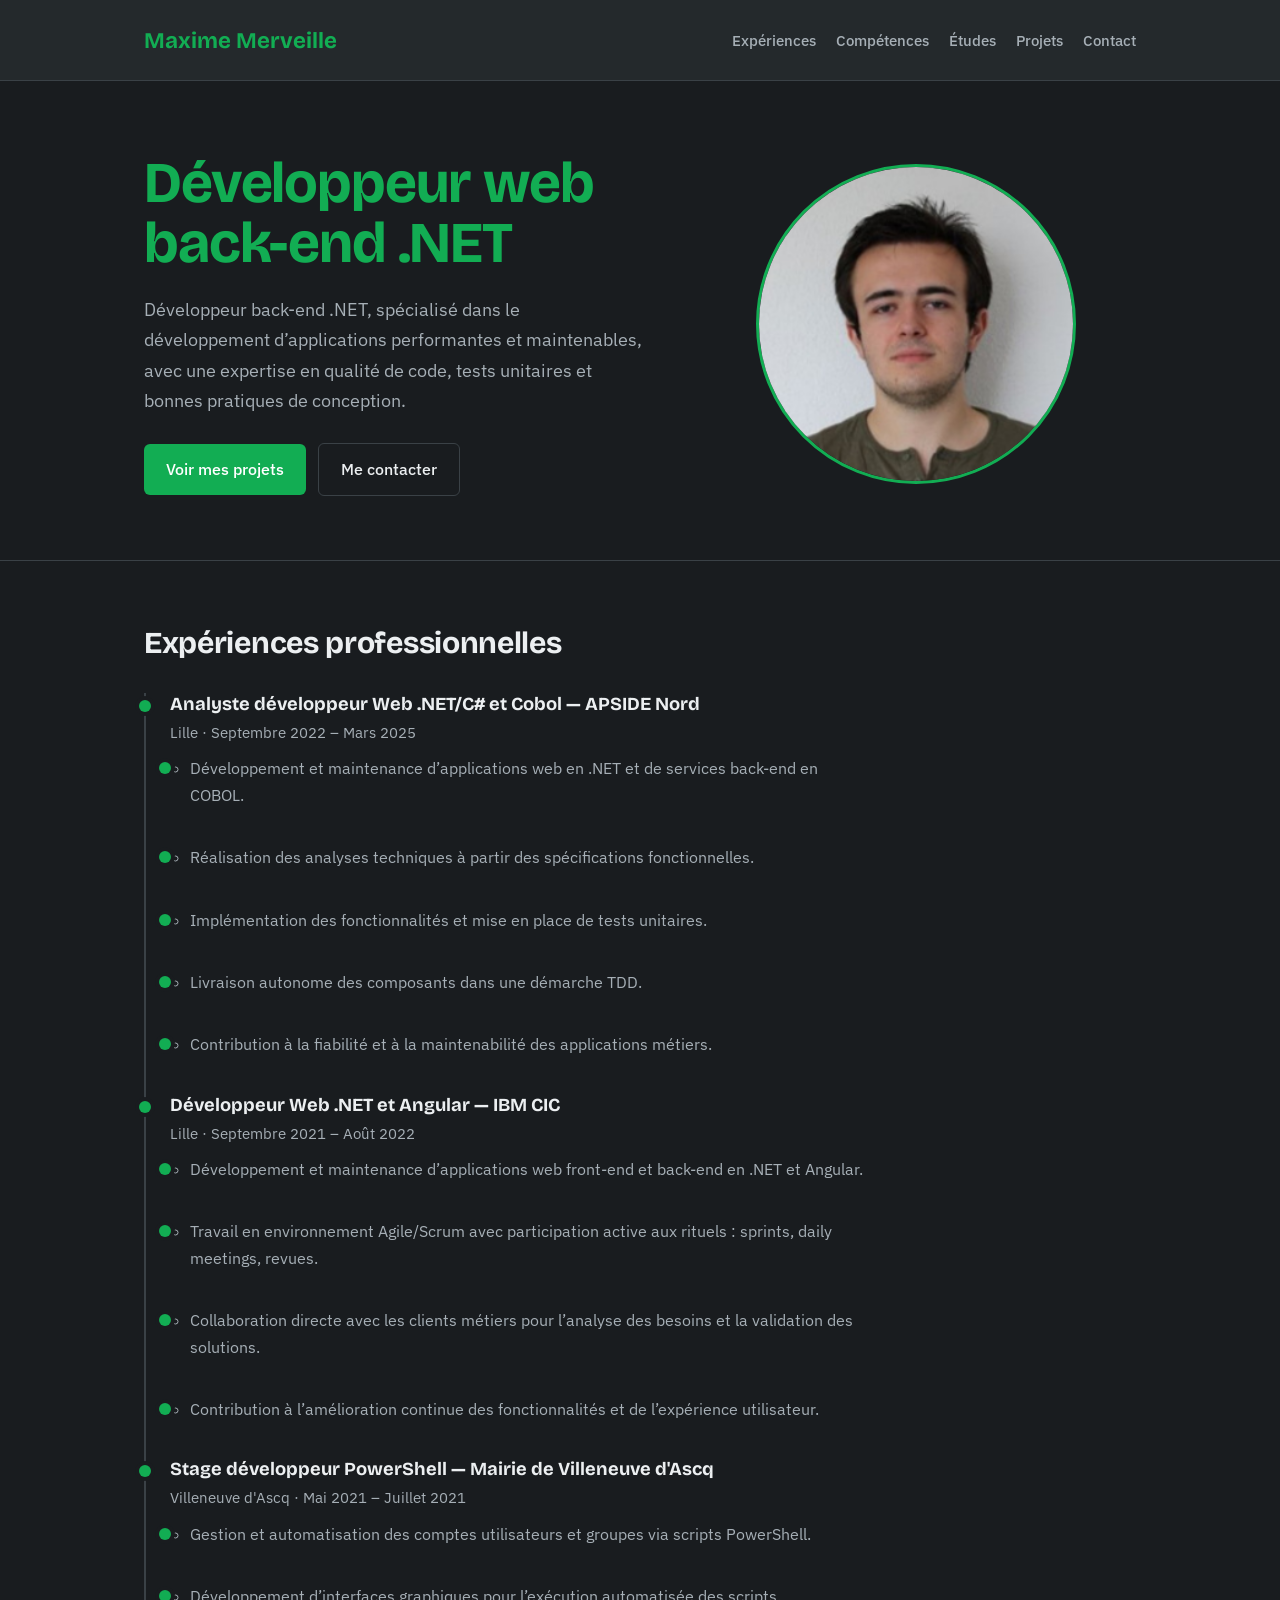
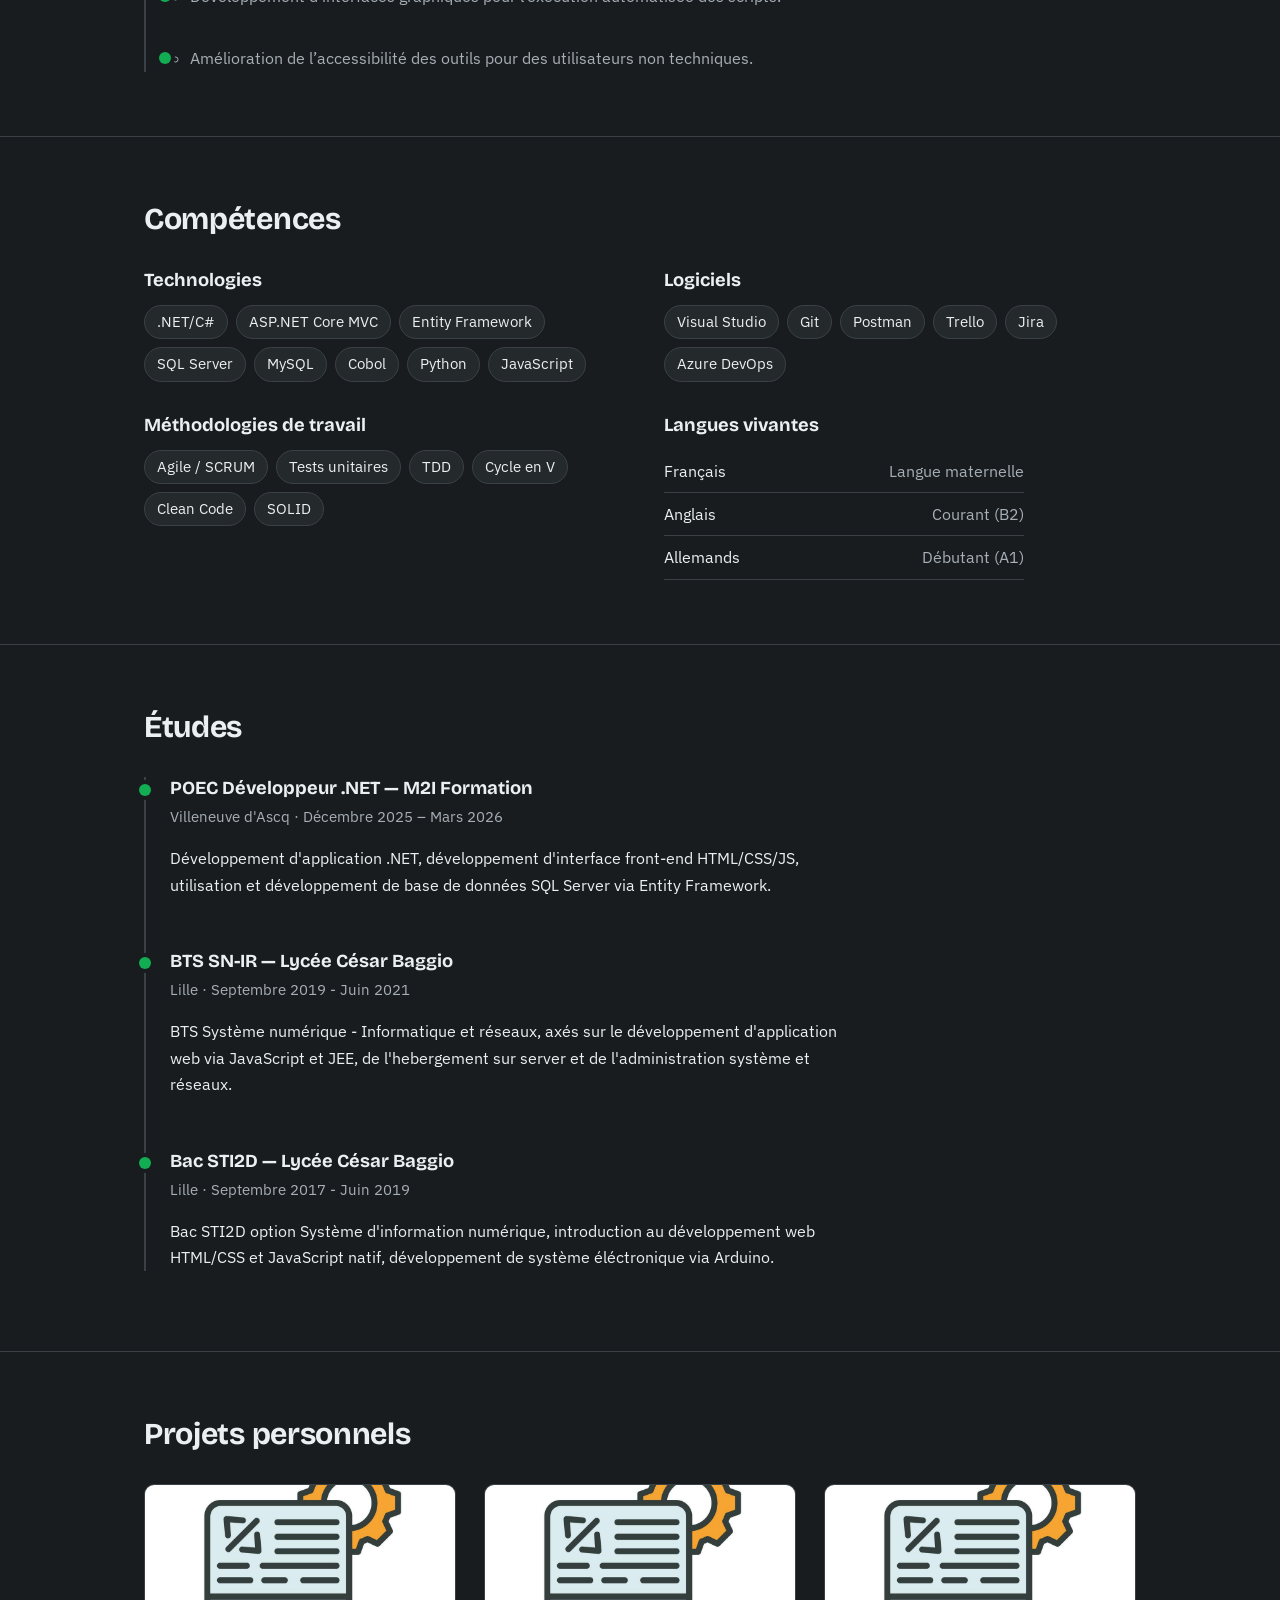
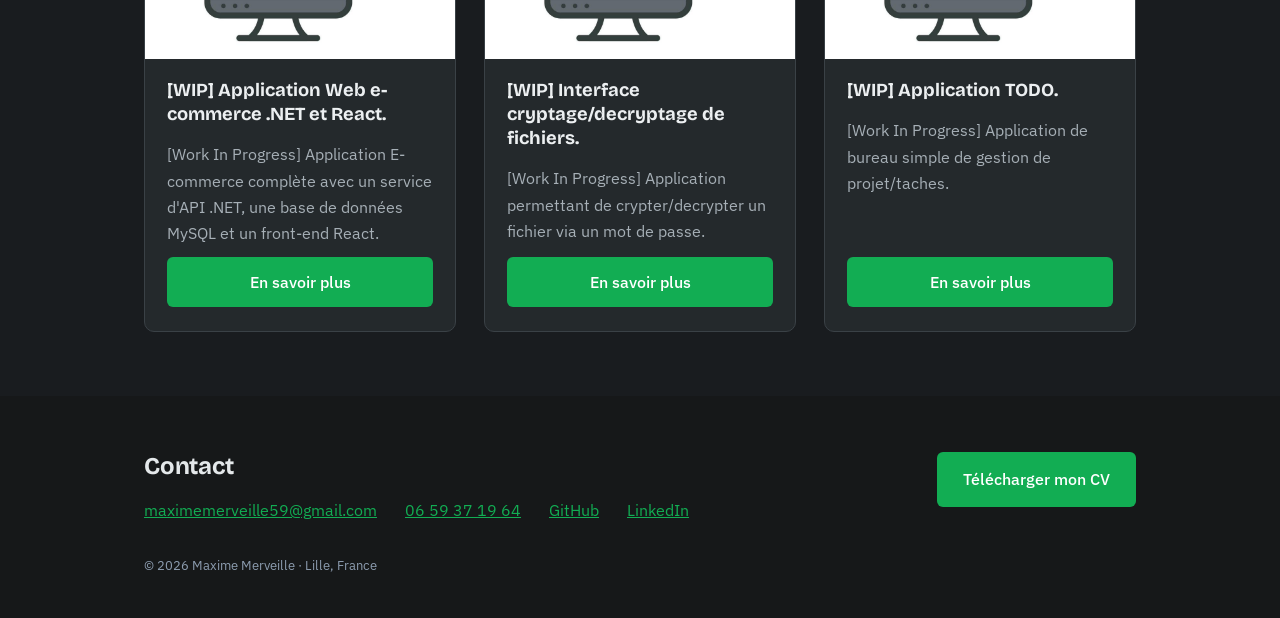
<file: index.html>
<!DOCTYPE html>
<html lang="fr">
    
    <head>
        <meta charset="utf-8">
        <meta name="viewport" content="width=device-width, initial-scale=1, viewport-fit=cover">
        <title>Portfolio – Développeur web back-end .NET</title>
        <link rel="preconnect" href="https://fonts.googleapis.com">
        <link rel="stylesheet" href="https://fonts.googleapis.com/css2?family=Bricolage+Grotesque:wght@500;700&family=IBM+Plex+Sans:wght@400;500&family=IBM+Plex+Mono:wght@400&display=swap">
        <link rel="stylesheet" href="style.css">

    </head>
    <body>

        <header class="site">
            <div class="wrap">
                <a class="brand" href="#accueil">Maxime Merveille</a>
                <nav aria-label="Navigation principale">
                    <ul>
                        <li><a href="#experiences">Expériences</a></li>
                        <li><a href="#competences">Compétences</a></li>
                        <li><a href="#etudes">Études</a></li>
                        <li><a href="#projets">Projets</a></li>
                        <li><a href="#contact">Contact</a></li>
                    </ul>
                </nav>
            </div>
        </header>

        <main id="accueil">
            <section class="hero">
                <div class="wrap">
                    <div>
                        <h1>Développeur web back-end .NET</h1>
                        <p>Développeur back-end .NET, spécialisé dans le développement
                            d’applications performantes et maintenables, avec une expertise en
                            qualité de code, tests unitaires et bonnes pratiques de conception.</p>
                        <a class="btn" href="#projets">Voir mes projets</a>
                        <a class="btn ghost" href="#contact">Me contacter</a>
                    </div>
                    <img class="portrait" alt="Photo profil Maxime Merveil" src="Images/ProfilePictureMM.png">
                </div>
            </section>

            <section class="block" id="experiences">
                <div class="wrap">
                    <h2>Expériences professionnelles</h2>
                    <ol class="timeline">
                        <li>
                            <h3>Analyste développeur Web .NET/C# et Cobol — APSIDE Nord</h3>
                            <p class="meta">Lille · Septembre 2022 – Mars 2025</p>
                            <ul>
                                <li>Développement et maintenance d’applications web en .NET et de services back-end en COBOL.</li>
                                <li>Réalisation des analyses techniques à partir des spécifications fonctionnelles.</li>
                                <li>Implémentation des fonctionnalités et mise en place de tests unitaires.</li>
                                <li>Livraison autonome des composants dans une démarche TDD.</li>
                                <li>Contribution à la fiabilité et à la maintenabilité des applications métiers.</li>
                            </ul>
                        </li>
                        <li>
                            <h3>Développeur Web .NET et Angular — IBM CIC</h3>
                            <p class="meta">Lille · Septembre 2021 – Août 2022</p>
                            <ul>
                                <li>Développement et maintenance d’applications web front-end et back-end en .NET et Angular.</li>
                                <li>Travail en environnement Agile/Scrum avec participation active aux rituels : sprints, daily meetings, revues.</li>
                                <li>Collaboration directe avec les clients métiers pour l’analyse des besoins et la validation des solutions.</li>
                                <li>Contribution à l’amélioration continue des fonctionnalités et de l’expérience utilisateur.</li>
                            </ul>
                        </li>
                        <li>
                            <h3>Stage développeur PowerShell — Mairie de Villeneuve d'Ascq</h3>
                            <p class="meta">Villeneuve d'Ascq · Mai 2021 – Juillet 2021</p>
                            <ul>
                                <li>Gestion et automatisation des comptes utilisateurs et groupes via scripts PowerShell.</li>
                                <li>Développement d’interfaces graphiques pour l’exécution automatisée des scripts.</li>
                                <li>Amélioration de l’accessibilité des outils pour des utilisateurs non techniques.</li>
                            </ul>
                        </li>
                    </ol>
                </div>
            </section>

            <section class="block" id="competences">
                <div class="wrap">
                    <h2>Compétences</h2>
                    <div class="skills">
                        <div>
                            <h3>Technologies</h3>
                            <ul class="tags">
                                <li>.NET/C#</li>
                                <li>ASP.NET Core MVC</li>
                                <li>Entity Framework</li>
                                <li>SQL Server</li>
                                <li>MySQL</li>
                                <li>Cobol</li>
                                <li>Python</li>
                                <li>JavaScript</li>
                            </ul>
                        </div>
                        <div>
                            <h3>Logiciels</h3>
                            <ul class="tags">
                                <li>Visual Studio</li>
                                <li>Git</li>
                                <li>Postman</li>
                                <li>Trello</li>
                                <li>Jira</li>
                                <li>Azure DevOps</li>
                            </ul>
                        </div>
                        <div>
                            <h3>Méthodologies de travail</h3>
                            <ul class="tags">
                                <li>Agile / SCRUM</li>
                                <li>Tests unitaires</li>
                                <li>TDD</li>
                                <li>Cycle en V</li>
                                <li>Clean Code</li>
                                <li>SOLID</li>
                            </ul>
                        </div>
                        <div>
                            <h3>Langues vivantes</h3>
                            <ul class="langs">
                                <li>Français <span>Langue maternelle</span></li>
                                <li>Anglais <span>Courant (B2)</span></li>
                                <li>Allemands <span>Débutant (A1)</span></li>
                            </ul>
                        </div>
                    </div>
                </div>
            </section>

            <section class="block" id="etudes">
                <div class="wrap">
                    <h2>Études</h2>
                    <ol class="timeline">
                        <li>
                            <h3>POEC Développeur .NET — M2I Formation</h3>
                            <p class="meta">Villeneuve d'Ascq · Décembre 2025 – Mars 2026</p>
                            <p>Développement d'application .NET, développement d'interface front-end HTML/CSS/JS, utilisation et développement de base de données SQL Server via Entity Framework.</p>
                        </li>
                        <li>
                            <h3>BTS SN-IR — Lycée César Baggio</h3>
                            <p class="meta">Lille · Septembre 2019 - Juin 2021</p>
                            <p>BTS Système numérique - Informatique et réseaux, axés sur le développement d'application web via JavaScript et JEE, de l'hebergement sur server et de l'administration système et réseaux.</p>
                        </li>
                        <li>
                            <h3>Bac STI2D — Lycée César Baggio</h3>
                            <p class="meta">Lille · Septembre 2017 - Juin 2019</p>
                            <p>Bac STI2D option Système d'information numérique, introduction au développement web HTML/CSS et JavaScript natif, développement de système éléctronique via Arduino.</p>
                        </li>
                    </ol>
                </div>
            </section>

            <section class="block" id="projets">
                <div class="wrap">
                    <h2>Projets personnels</h2>
                    <div class="projects">
                        <article class="project">
                            <img alt="Work in progress" src="Images/WIP.jpg">
                            <div>
                                <h3>[WIP] Application Web e-commerce .NET et React.</h3>
                                <p>[Work In Progress] Application E-commerce complète avec un service d'API .NET, une base de données MySQL et un front-end React.</p>
                                <a class="btn" href="ProjectPages/WorkInProgress.html">En savoir plus</a>
                            </div>
                        </article>
                        <article class="project">
                            <img alt="Work in progress" src="Images/WIP.jpg">
                            <div>
                                <h3>[WIP] Interface cryptage/decryptage de fichiers.</h3>
                                <p>[Work In Progress] Application permettant de crypter/decrypter un fichier via un mot de passe.</p>
                                <a class="btn" href="ProjectPages/WorkInProgress.html">En savoir plus</a>
                            </div>
                        </article>
                        <article class="project">
                            <img alt="Work in progress" src="Images/WIP.jpg">
                            <div>
                                <h3>[WIP] Application TODO.</h3>
                                <p>[Work In Progress] Application de bureau simple de gestion de projet/taches.</p>
                                <a class="btn" href="ProjectPages/WorkInProgress.html">En savoir plus</a>
                            </div>
                        </article>
                    </div>
                </div>
            </section>
        </main>

        <footer class="site" id="contact">
            <div class="wrap contact-layout">
                
                <div class="contact-info">
                    <h2>Contact</h2>
                    <ul>
                        <li><a href="mail:maximemerveille59@gmail.com">maximemerveille59@gmail.com</a></li>
                        <li><a href="tel:+33659371964">06 59 37 19 64</a></li>
                        <li><a href="https://github.com/Maxime-Merveille">GitHub</a></li>
                        <li><a href="https://linkedin.com/in/maxime-merveille-2894551b6">LinkedIn</a></li>
                    </ul>
                    <small>© 2026 Maxime Merveille · Lille, France</small>
                </div>

                <a class="btn-cv" href="CV.pdf" download="CV.pdf">Télécharger mon CV</a>
            </div>
        </footer>

    </body>
</html>
</file>
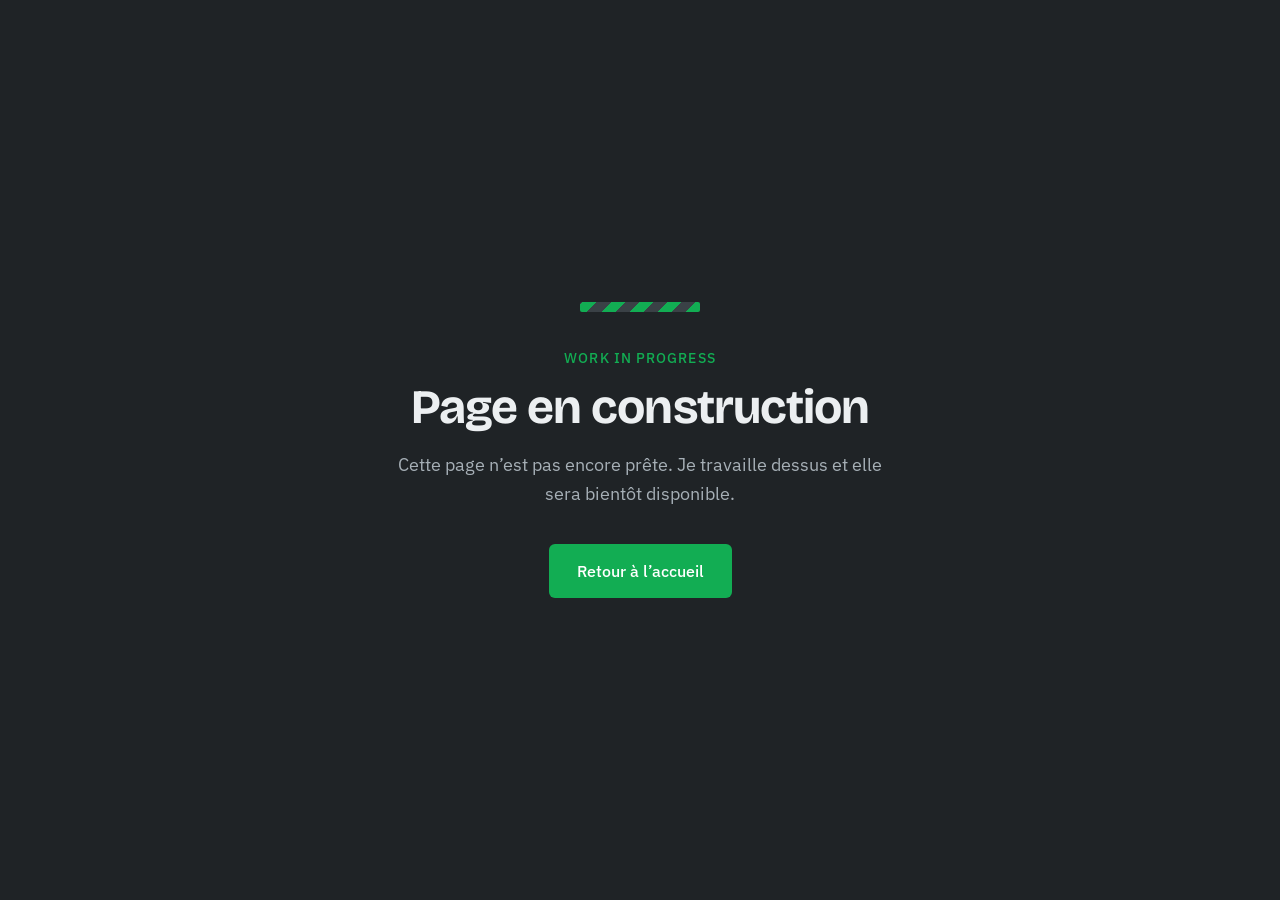
<file: ProjectPages/WorkInProgress.html>
<!DOCTYPE html>
<html lang="fr">
<head>
<meta charset="utf-8">
<meta name="viewport" content="width=device-width, initial-scale=1, viewport-fit=cover">
<title>Page en construction</title>
<link rel="preconnect" href="https://fonts.googleapis.com">
<link rel="stylesheet" href="https://fonts.googleapis.com/css2?family=Bricolage+Grotesque:wght@500;700&family=IBM+Plex+Sans:wght@400;500&display=swap">
<link rel="stylesheet" href="ProjectStyle.css">

</head>
<body>
<main>
  <div class="tape" aria-hidden="true"></div>
  <span class="tag">Work in progress</span>
  <h1>Page en construction</h1>
  <p>Cette page n’est pas encore prête. Je travaille dessus et elle sera bientôt disponible.</p>
  <a class="btn" href="../index.html#projets">Retour à l’accueil</a>
</main>
</body>
</html>
</file>
<file: style.css>
:root{
  --bg:#191c1f; --surface:#24292c; --ink:#eceff1; --muted:#a6afb6; --rule:#3a4146;
  --accent:#12ad53; --accent-ink:#0e1a13; --code-bg:#161819; --code-ink:#e4e8ea; --code-key:#12ad53;
  color-scheme:dark;
  --head:"Bricolage Grotesque","Segoe UI",system-ui,sans-serif;
  --body:"IBM Plex Sans","Segoe UI",system-ui,sans-serif;
  --mono:"IBM Plex Mono",ui-monospace,Consolas,monospace;
  box-sizing:border-box; padding-top:env(safe-area-inset-top,0px); padding-bottom:env(safe-area-inset-bottom,0px);
}
*,*::before,*::after{box-sizing:border-box}
html{scroll-behavior:smooth;scroll-padding-top:calc(env(safe-area-inset-top,0px) + 72px)}
body{margin:0;background:var(--bg);color:var(--ink);font:400 1rem/1.65 var(--body)}
body::before{content:"";position:fixed;inset:0 0 auto;height:env(safe-area-inset-top,0px);background:var(--surface);z-index:10}
a{color:var(--accent)}
a:focus-visible,button:focus-visible{outline:3px solid var(--accent);outline-offset:3px;border-radius:4px}
.wrap{max-width:1040px;margin:0 auto;padding:0 24px}

/* Header */
header.site{position:sticky;top:env(safe-area-inset-top,0px);z-index:9;background:var(--surface);border-bottom:1px solid var(--rule)}
header.site .wrap{display:flex;align-items:center;justify-content:space-between;gap:16px;min-height:80px;flex-wrap:wrap}
.brand{font:700 1.4rem var(--head);color:var(--accent);text-decoration:none}
nav ul{list-style:none;margin:0;padding:0;display:flex;gap:4px 20px;flex-wrap:wrap}
nav a{color:var(--muted);text-decoration:none;font-weight:500;font-size:.95rem;padding:6px 0;border-bottom:2px solid transparent}
nav a:hover{color:var(--ink);border-bottom-color:var(--accent)}

/* Hero */
.hero{padding:72px 0 64px}
.hero .wrap{display:grid;grid-template-columns:1.15fr 1fr;gap:48px;align-items:center}
h1{font:700 clamp(2.2rem,5vw,3.6rem)/1.05 var(--head);letter-spacing:-.02em;margin:0 0 20px;color:var(--accent);}
.hero p{font-size:1.15rem;color:var(--muted);max-width:46ch;margin:0 0 28px}
.btn{display:inline-block;background:var(--accent);color:var(--accent-ink);padding:12px 22px;border-radius:6px;font-weight:500;text-decoration:none}
.btn.ghost{background:transparent;color:var(--ink);border:1px solid var(--rule);margin-left:8px}
.portrait{display:block;justify-self:center;width:min(100%,320px);aspect-ratio:1;object-fit:cover;border-radius:50%;border:3px solid var(--accent);background:var(--surface)}

/* Sections */
section.block{padding:64px 0;border-top:1px solid var(--rule)}
h2{font:700 1.9rem/1.2 var(--head);letter-spacing:-.01em;margin:0 0 32px}
h3{font:700 1.15rem/1.3 var(--head);margin:0 0 4px}
.meta{color:var(--muted);font-size:.92rem;margin:0 0 10px}

/* Expériences / études : chronologie */
.timeline{list-style:none;margin:0;padding:0 0 0 24px;border-left:2px solid var(--rule)}
.timeline li{position:relative;padding-bottom:36px;max-width:70ch}
.timeline li:last-child{padding-bottom:0}
.timeline li::before{content:"";position:absolute;left:-31px;top:7px;width:12px;height:12px;border-radius:50%;background:var(--accent);box-shadow:0 0 0 4px var(--bg)}
.timeline ul{margin:8px 0 0;padding-left:20px;color:var(--muted)}

/* Compétences */
.skills{display:grid;grid-template-columns:repeat(2,1fr);gap:32px 48px}
.skills h3{margin-bottom:12px}
.tags{list-style:none;margin:0;padding:0;display:flex;flex-wrap:wrap;gap:8px}
.tags li{background:var(--surface);border:1px solid var(--rule);padding:4px 12px;border-radius:999px;font-size:.92rem}
.langs{list-style:none;margin:0;padding:0}
.langs li{display:flex;justify-content:space-between;gap:16px;padding:8px 0;border-bottom:1px solid var(--rule);max-width:360px}
.langs span{color:var(--muted)}

/* Projets */
.projects{display:grid;grid-template-columns:repeat(auto-fit,minmax(290px,1fr));gap:28px}
.project{background:var(--surface);border:1px solid var(--rule);border-radius:10px;overflow:hidden;display:flex;flex-direction:column}
.project img{display:block;width:100%;aspect-ratio:16/9;object-fit:cover;background:var(--rule)}
.project div{padding:20px 22px 24px;display:flex;flex-direction:column;gap:10px;flex:1}
.project p{margin:0;color:var(--muted);flex:1}
.project a{font-weight:500}

/* Pied de page */
footer.site{background:var(--code-bg);color:var(--code-ink);padding:56px 0 40px;margin-top:0}
footer.site h2{color:var(--code-ink);margin-bottom:16px;font-size:1.5rem}
footer.site ul{list-style:none;margin:0 0 28px;padding:0;display:flex;flex-wrap:wrap;gap:8px 28px}
footer.site small{color:#8d9db0}

.contact-layout {
  display: flex;
  align-items: flex-start;
  gap: 32px;
  flex-wrap: wrap; /* sur mobile, le bouton passe au-dessus */
}

.contact-info {
  flex: 1;
  min-width: 260px;
}

.btn{
  text-align: center;
  color: #ffffff;
}

.btn-cv {
  display: inline-block;
  background: #12ad53;
  color: #ffffff;
  padding: 14px 26px;
  border-radius: 6px;
  font-weight: 500;
  text-decoration: none;
  transition: background 0.2s;
  margin-left: auto;
}

.btn:hover {
  background: #15693a;
}
.btn-cv:hover {
  background: #15693a;
}

.btn-cv:focus-visible {
  outline: 3px solid #ffffff;
  outline-offset: 3px;
}

@media (max-width:760px){
  .hero{padding:48px 0 40px}
  .hero .wrap{grid-template-columns:1fr;gap:32px}
  .skills{grid-template-columns:1fr}
  .btn.ghost{margin:10px 0 0}
  .btn-cv {
    margin-left: 0; 
  }
}
@media (prefers-reduced-motion:reduce){html{scroll-behavior:auto}}
</file>
<file: ProjectPages/ProjectStyle.css>
:root{
  --bg:#1f2326; --surface:#282d31; --ink:#eceff1; --muted:#a6afb6; --rule:#3a4146;
  --accent:#12ad53; --btn:#12ad53; --btn-hover:#15693a;
  --head:"Bricolage Grotesque","Segoe UI",system-ui,sans-serif;
  --body:"IBM Plex Sans","Segoe UI",system-ui,sans-serif;
  color-scheme:dark;
  box-sizing:border-box; padding-top:env(safe-area-inset-top,0px); padding-bottom:env(safe-area-inset-bottom,0px);
}
*,*::before,*::after{box-sizing:border-box}
html,body{height:100%}
body{margin:0;background:var(--bg);color:var(--ink);font:400 1rem/1.65 var(--body);display:flex;align-items:center;justify-content:center;padding:24px}
body::before{content:"";position:fixed;inset:0 0 auto;height:env(safe-area-inset-top,0px);background:var(--bg);z-index:10}
main{text-align:center;max-width:520px}
.tape{height:10px;width:120px;margin:0 auto 32px;border-radius:2px;background:repeating-linear-gradient(-45deg,var(--accent) 0 10px,var(--rule) 10px 20px)}
.tag{display:inline-block;font-weight:500;font-size:.85rem;letter-spacing:.08em;text-transform:uppercase;color:var(--accent);margin:0 0 12px}
h1{font:700 clamp(2rem,6vw,3rem)/1.1 var(--head);letter-spacing:-.02em;margin:0 0 16px}
p{color:var(--muted);font-size:1.1rem;margin:0 0 36px}
.btn{display:inline-block;background:var(--btn);color:#fff;padding:14px 28px;border-radius:6px;font-weight:500;text-decoration:none;transition:background .2s}
.btn:hover{background:var(--btn-hover)}
.btn:focus-visible{outline:3px solid var(--accent);outline-offset:3px}

@media (max-width:760px){
  .hero{padding:48px 0 40px}
  .hero .wrap{grid-template-columns:1fr;gap:32px}
  .skills{grid-template-columns:1fr}
  .btn.ghost{margin:10px 0 0}
  .btn-cv {
    margin-left: 0; 
  }
}

@media (prefers-reduced-motion:reduce){html{scroll-behavior:auto}}
</file>
